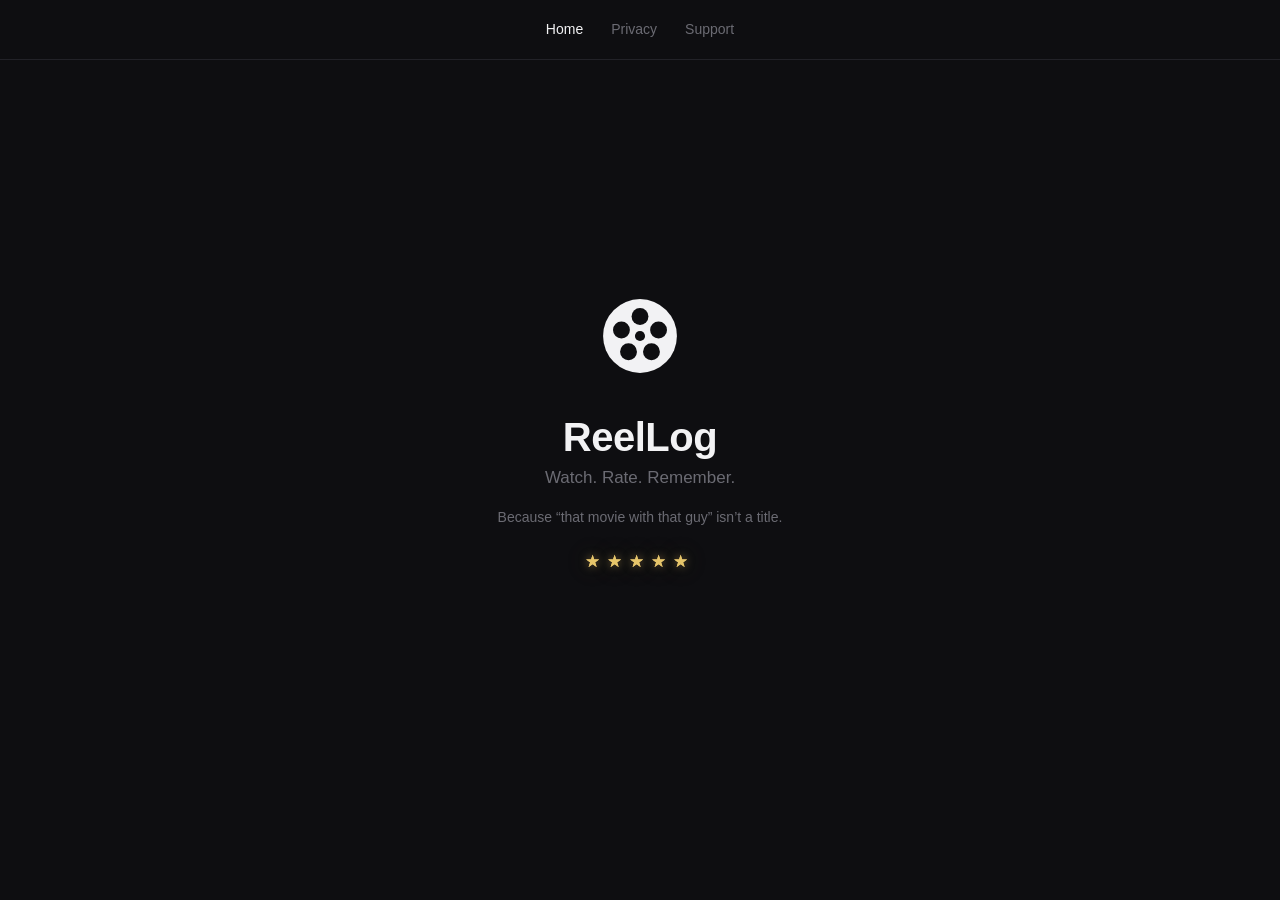
<file: index.html>
<!DOCTYPE html>
<html lang="en">
<head>
  <meta charset="utf-8">
  <meta name="viewport" content="width=device-width, initial-scale=1">
  <title>ReelLog — Watch. Rate. Remember.</title>
  <meta name="description" content="ReelLog is a personal movie diary for iPhone. Watch. Rate. Remember. Because &quot;that movie with that guy&quot; isn't a title.">
  <link rel="stylesheet" href="style.css">
  <link rel="icon" href="data:image/svg+xml,%3Csvg xmlns='http://www.w3.org/2000/svg' viewBox='0 0 1024 1024'%3E%3Cstyle%3E.r%7Bfill:%230e0e11%7D@media (prefers-color-scheme:dark)%7B.r%7Bfill:%23f2f2f4%7D%7D%3C/style%3E%3Cmask id='m'%3E%3Ccircle cx='512' cy='512' r='350' fill='white'/%3E%3Ccircle cx='512' cy='327' r='80' fill='black'/%3E%3Ccircle cx='687.9' cy='454.8' r='80' fill='black'/%3E%3Ccircle cx='620.8' cy='661.7' r='80' fill='black'/%3E%3Ccircle cx='403.2' cy='661.7' r='80' fill='black'/%3E%3Ccircle cx='336.1' cy='454.8' r='80' fill='black'/%3E%3Ccircle cx='512' cy='512' r='48' fill='black'/%3E%3C/mask%3E%3Crect class='r' width='1024' height='1024' mask='url(%23m)'/%3E%3C/svg%3E">
</head>
<body>
  <header>
    <nav>
      <a class="active" href="/">Home</a>
      <a href="/privacy/">Privacy</a>
      <a href="/support/">Support</a>
    </nav>
  </header>
  <main class="hero">
    <svg class="mark" viewBox="0 0 1024 1024" aria-hidden="true">
      <circle cx="512" cy="512" r="350" fill="#f2f2f4"/>
      <circle cx="512" cy="327" r="80" fill="#0e0e11"/>
      <circle cx="687.9" cy="454.8" r="80" fill="#0e0e11"/>
      <circle cx="620.8" cy="661.7" r="80" fill="#0e0e11"/>
      <circle cx="403.2" cy="661.7" r="80" fill="#0e0e11"/>
      <circle cx="336.1" cy="454.8" r="80" fill="#0e0e11"/>
      <circle cx="512" cy="512" r="48" fill="#0e0e11"/>
    </svg>
    <h1>ReelLog</h1>
    <p class="tagline">Watch. Rate. Remember.</p>
    <p class="tagline-sub">Because &ldquo;that movie with that guy&rdquo; isn&rsquo;t a title.</p>
    <div class="stars" aria-hidden="true">
      <span class="stars-base">&#9733;&#9733;&#9733;&#9733;&#9733;</span>
      <span class="stars-gold">&#9733;&#9733;&#9733;&#9733;&#9733;</span>
      <span class="stars-shine">&#9733;&#9733;&#9733;&#9733;&#9733;</span>
    </div>
  </main>
</body>
</html>
</file>
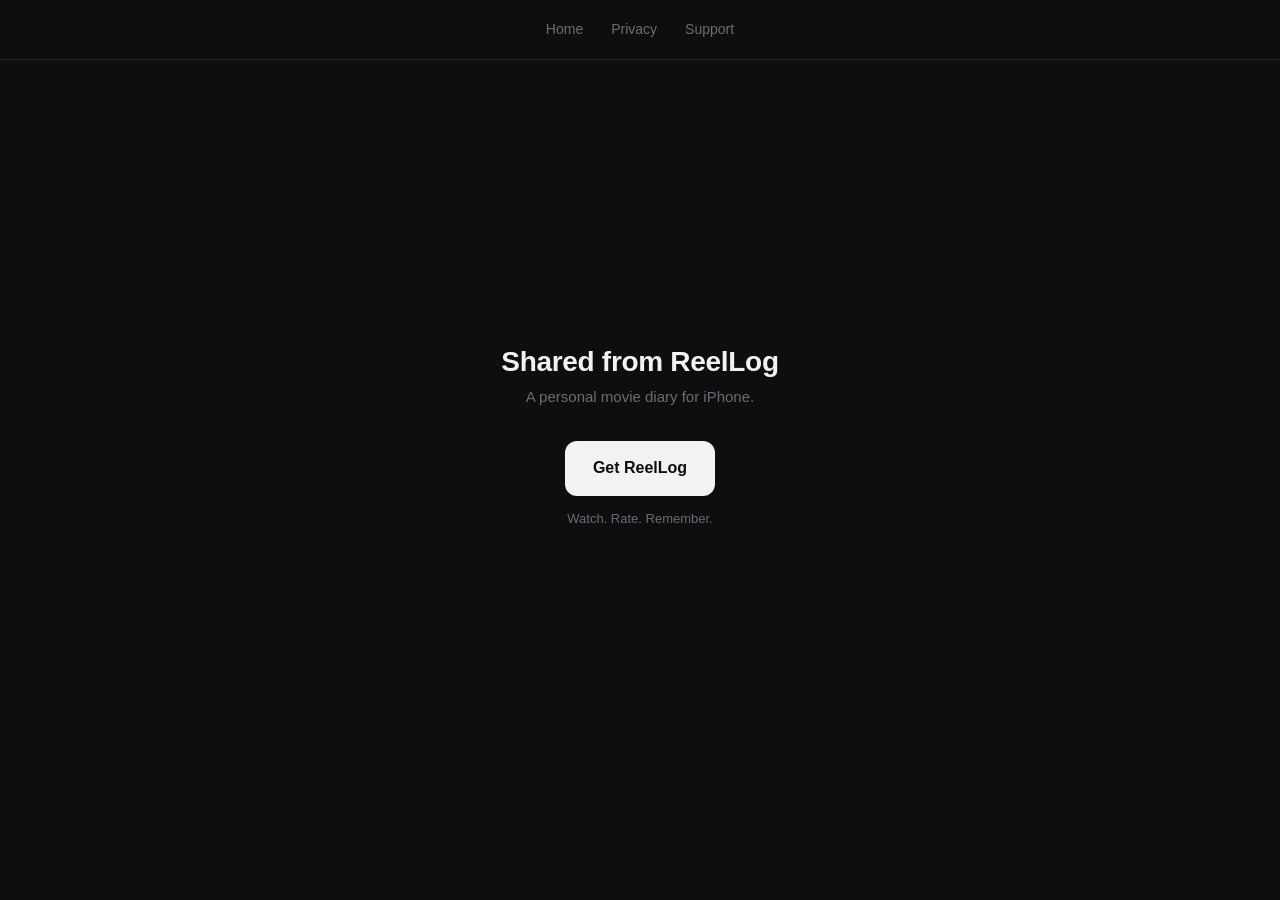
<file: film/index.html>
<!DOCTYPE html>
<html lang="en">
<head>
  <meta charset="utf-8">
  <meta name="viewport" content="width=device-width, initial-scale=1">
  <title>ReelLog — Watch. Rate. Remember.</title>
  <meta name="description" content="A film shared from ReelLog, the personal movie diary for iPhone.">

  <!-- Link-preview card (messengers read only these fixed lines — they never
       run scripts, so the bubble stays ReelLog-branded for every film.
       The per-film upgrade needs a server; see project notes.) -->
  <meta property="og:title" content="ReelLog — Watch. Rate. Remember.">
  <meta property="og:description" content="A film shared from ReelLog, the personal movie diary for iPhone.">
  <meta property="og:image" content="https://reellog.app/og-image.png">
  <meta property="og:url" content="https://reellog.app/film/">
  <meta property="og:type" content="website">
  <meta name="twitter:card" content="summary">

  <link rel="stylesheet" href="../style.css">
  <link rel="icon" href="data:image/svg+xml,%3Csvg xmlns='http://www.w3.org/2000/svg' viewBox='0 0 1024 1024'%3E%3Cstyle%3E.r%7Bfill:%230e0e11%7D@media (prefers-color-scheme:dark)%7B.r%7Bfill:%23f2f2f4%7D%7D%3C/style%3E%3Cmask id='m'%3E%3Ccircle cx='512' cy='512' r='350' fill='white'/%3E%3Ccircle cx='512' cy='327' r='80' fill='black'/%3E%3Ccircle cx='687.9' cy='454.8' r='80' fill='black'/%3E%3Ccircle cx='620.8' cy='661.7' r='80' fill='black'/%3E%3Ccircle cx='403.2' cy='661.7' r='80' fill='black'/%3E%3Ccircle cx='336.1' cy='454.8' r='80' fill='black'/%3E%3Ccircle cx='512' cy='512' r='48' fill='black'/%3E%3C/mask%3E%3Crect class='r' width='1024' height='1024' mask='url(%23m)'/%3E%3C/svg%3E">

  <style>
    /* Film page only — everything else comes from style.css tokens. */
    .film-hero {
      flex: 1;
      display: flex;
      flex-direction: column;
      align-items: center;
      justify-content: center;
      text-align: center;
      padding: 48px 24px calc(48px + 8vh);
    }
    .film-poster {
      width: 180px;
      aspect-ratio: 2 / 3;
      border-radius: 10px;
      background: var(--surface-elevated);
      object-fit: cover;
      margin-bottom: 24px;
      display: none; /* shown once the poster loads */
    }
    .film-title {
      color: var(--text-primary);
      font-size: 28px;
      font-weight: 700;
      letter-spacing: -0.3px;
      line-height: 1.2;
      margin-bottom: 6px;
    }
    .film-meta {
      color: var(--text-muted);
      font-size: 15px;
      margin-bottom: 32px;
    }
    .get-app {
      display: inline-block;
      background: var(--text-primary);
      color: var(--background);
      font-size: 16px;
      font-weight: 600;
      text-decoration: none;
      border-radius: 12px;
      padding: 14px 28px;
    }
    .get-app:hover { text-decoration: none; }
    .get-caption {
      color: var(--text-muted);
      font-size: 13px;
      margin-top: 12px;
    }
    .film-attribution {
      color: var(--text-muted);
      font-size: 12px;
      margin-top: 40px;
    }
  </style>
</head>
<body>
  <header>
    <nav>
      <a href="/">Home</a>
      <a href="/privacy/">Privacy</a>
      <a href="/support/">Support</a>
    </nav>
  </header>

  <main class="film-hero">
    <img class="film-poster" id="poster" alt="">
    <h1 class="film-title" id="title">Shared from ReelLog</h1>
    <p class="film-meta" id="meta">A personal movie diary for iPhone.</p>
    <!-- TestFlight public link for the beta; swap to the App Store link at release. -->
    <a class="get-app" href="https://testflight.apple.com/join/YbWnz2UA">Get ReelLog</a>
    <p class="get-caption">Watch. Rate. Remember.</p>
    <p class="film-attribution" id="attribution" hidden>Film data from TMDB.</p>
  </main>

  <script>
    // One page serves every film: the link carries the film's TMDB id
    // (/film/?id=693134); this fills in that film's poster and title.
    // If anything fails, the page simply stays the generic ReelLog pitch.
    (function () {
      var id = new URLSearchParams(location.search).get("id");
      if (!/^\d+$/.test(id || "")) return;

      // The publishable project key — public by design (it ships inside the
      // app too); the movie service only answers a small read-only whitelist.
      var KEY = "sb_publishable_YV5iTak5Nx0B1ZzTng_azQ_kEODJYFn";
      fetch("https://kcxkixzjhsujaleagzie.supabase.co/functions/v1/tmdb/movie/" + id, {
        headers: { apikey: KEY, Authorization: "Bearer " + KEY }
      })
        .then(function (r) { if (!r.ok) throw new Error(r.status); return r.json(); })
        .then(function (film) {
          if (!film || !film.title) return;
          document.getElementById("title").textContent = film.title;
          document.title = film.title + " — ReelLog";

          var parts = [];
          if (film.release_date) parts.push(film.release_date.slice(0, 4));
          if (film.genres && film.genres.length) {
            parts.push(film.genres.slice(0, 2).map(function (g) { return g.name; }).join(", "));
          }
          if (film.runtime) {
            var h = Math.floor(film.runtime / 60), m = film.runtime % 60;
            parts.push(h > 0 ? h + " h " + m + " min" : m + " min");
          }
          if (parts.length) document.getElementById("meta").textContent = parts.join(" · ");

          if (film.poster_path) {
            var poster = document.getElementById("poster");
            poster.src = "https://image.tmdb.org/t/p/w500" + film.poster_path;
            poster.alt = film.title + " poster";
            poster.onload = function () { poster.style.display = "block"; };
          }
          document.getElementById("attribution").hidden = false;
        })
        .catch(function () { /* generic pitch stays — never a broken page */ });
    })();
  </script>
</body>
</html>
</file>
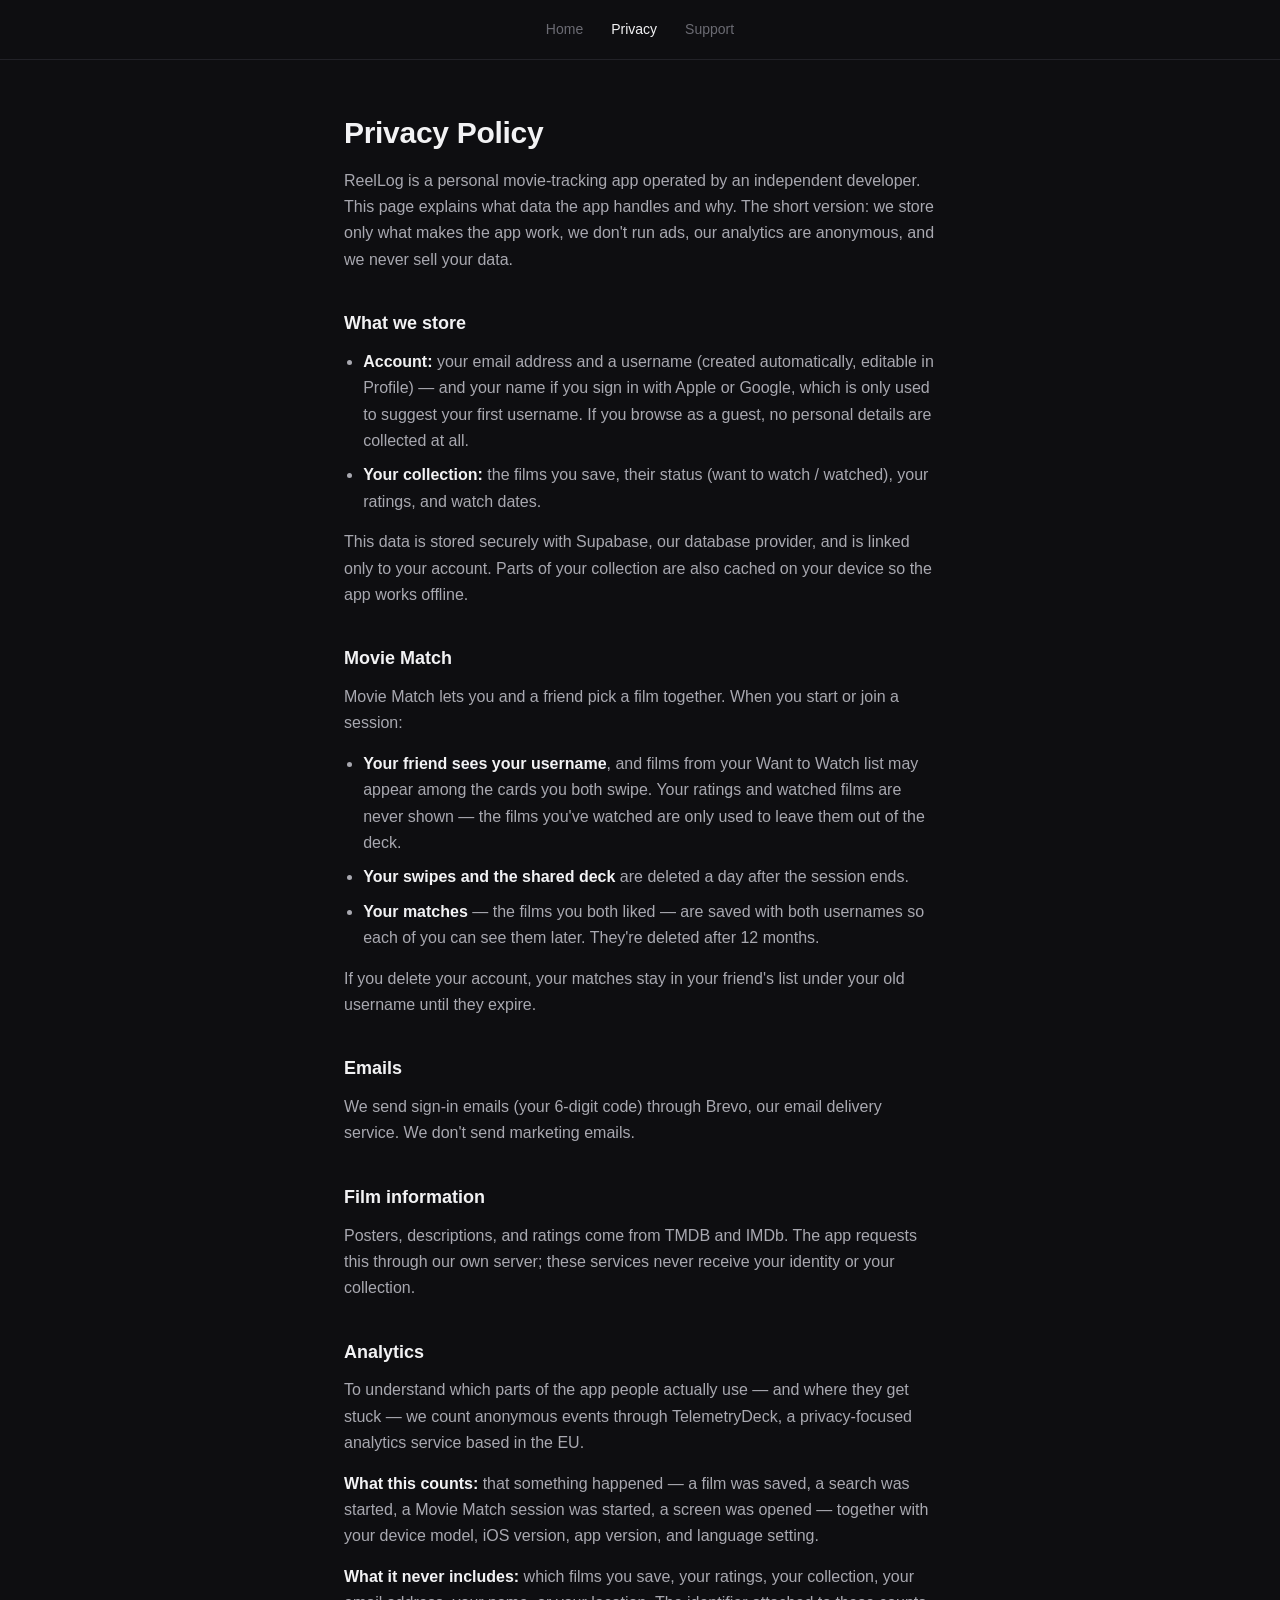
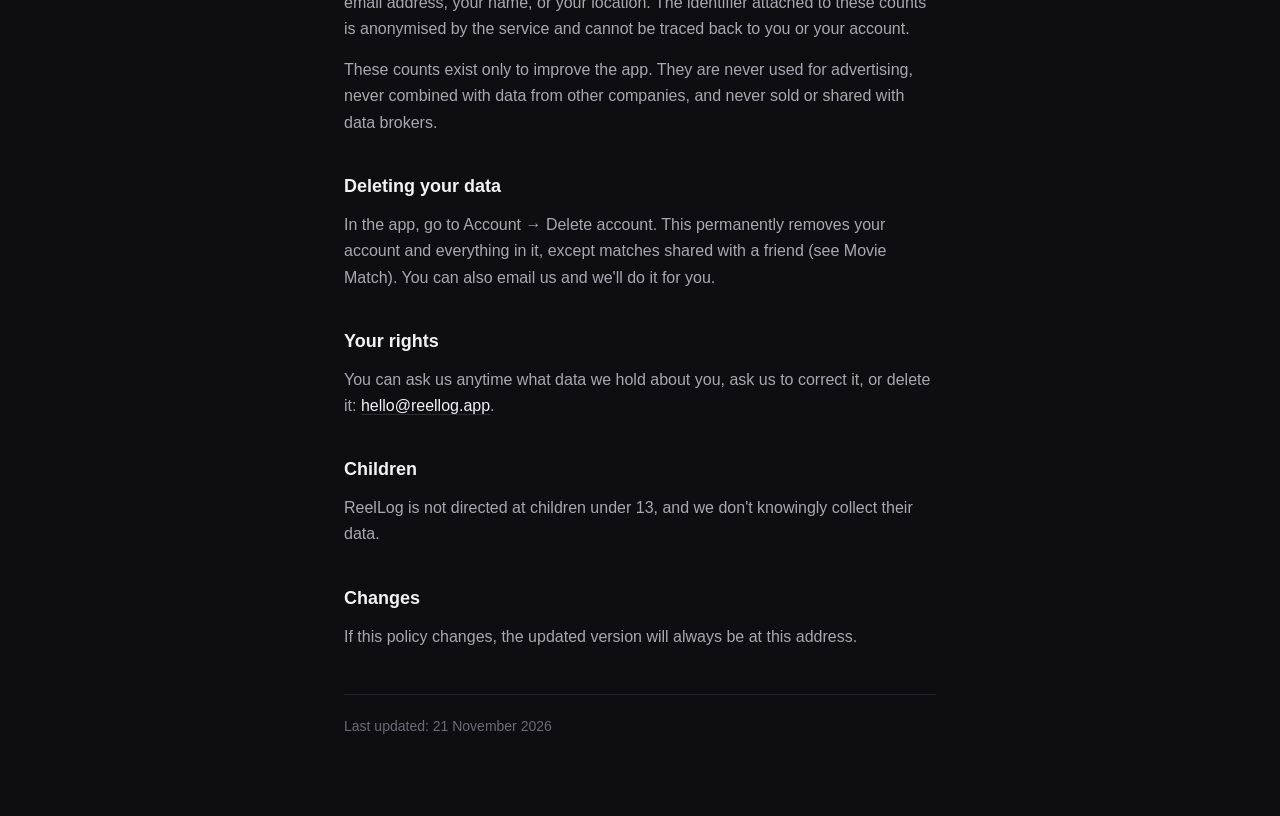
<file: privacy/index.html>
<!DOCTYPE html>
<html lang="en">
<head>
  <meta charset="utf-8">
  <meta name="viewport" content="width=device-width, initial-scale=1">
  <title>Privacy Policy — ReelLog</title>
  <link rel="stylesheet" href="/style.css">
  <link rel="icon" href="data:image/svg+xml,%3Csvg xmlns='http://www.w3.org/2000/svg' viewBox='0 0 1024 1024'%3E%3Cstyle%3E.r%7Bfill:%230e0e11%7D@media (prefers-color-scheme:dark)%7B.r%7Bfill:%23f2f2f4%7D%7D%3C/style%3E%3Cmask id='m'%3E%3Ccircle cx='512' cy='512' r='350' fill='white'/%3E%3Ccircle cx='512' cy='327' r='80' fill='black'/%3E%3Ccircle cx='687.9' cy='454.8' r='80' fill='black'/%3E%3Ccircle cx='620.8' cy='661.7' r='80' fill='black'/%3E%3Ccircle cx='403.2' cy='661.7' r='80' fill='black'/%3E%3Ccircle cx='336.1' cy='454.8' r='80' fill='black'/%3E%3Ccircle cx='512' cy='512' r='48' fill='black'/%3E%3C/mask%3E%3Crect class='r' width='1024' height='1024' mask='url(%23m)'/%3E%3C/svg%3E">
</head>
<body>
  <header>
    <nav>
      <a href="/">Home</a>
      <a class="active" href="/privacy/">Privacy</a>
      <a href="/support/">Support</a>
    </nav>
  </header>
  <main class="page">
    <h1 class="title">Privacy Policy</h1>
    <p class="lede">ReelLog is a personal movie-tracking app operated by an independent developer. This page explains what data the app handles and why. The short version: we store only what makes the app work, we don't run ads, our analytics are anonymous, and we never sell your data.</p>

    <h2>What we store</h2>
    <ul>
      <li><strong>Account:</strong> your email address and a username (created automatically, editable in Profile) — and your name if you sign in with Apple or Google, which is only used to suggest your first username. If you browse as a guest, no personal details are collected at all.</li>
      <li><strong>Your collection:</strong> the films you save, their status (want to watch / watched), your ratings, and watch dates.</li>
    </ul>
    <p>This data is stored securely with Supabase, our database provider, and is linked only to your account. Parts of your collection are also cached on your device so the app works offline.</p>

    <h2>Movie Match</h2>
    <p>Movie Match lets you and a friend pick a film together. When you start or join a session:</p>
    <ul>
      <li><strong>Your friend sees your username</strong>, and films from your Want to Watch list may appear among the cards you both swipe. Your ratings and watched films are never shown — the films you've watched are only used to leave them out of the deck.</li>
      <li><strong>Your swipes and the shared deck</strong> are deleted a day after the session ends.</li>
      <li><strong>Your matches</strong> — the films you both liked — are saved with both usernames so each of you can see them later. They're deleted after 12 months.</li>
    </ul>
    <p>If you delete your account, your matches stay in your friend's list under your old username until they expire.</p>

    <h2>Emails</h2>
    <p>We send sign-in emails (your 6-digit code) through Brevo, our email delivery service. We don't send marketing emails.</p>

    <h2>Film information</h2>
    <p>Posters, descriptions, and ratings come from TMDB and IMDb. The app requests this through our own server; these services never receive your identity or your collection.</p>

    <h2>Analytics</h2>
    <p>To understand which parts of the app people actually use — and where they get stuck — we count anonymous events through TelemetryDeck, a privacy-focused analytics service based in the EU.</p>
    <p><strong>What this counts:</strong> that something happened — a film was saved, a search was started, a Movie Match session was started, a screen was opened — together with your device model, iOS version, app version, and language setting.</p>
    <p><strong>What it never includes:</strong> which films you save, your ratings, your collection, your email address, your name, or your location. The identifier attached to these counts is anonymised by the service and cannot be traced back to you or your account.</p>
    <p>These counts exist only to improve the app. They are never used for advertising, never combined with data from other companies, and never sold or shared with data brokers.</p>

    <h2>Deleting your data</h2>
    <p>In the app, go to Account → Delete account. This permanently removes your account and everything in it, except matches shared with a friend (see Movie Match). You can also email us and we'll do it for you.</p>

    <h2>Your rights</h2>
    <p>You can ask us anytime what data we hold about you, ask us to correct it, or delete it: <a href="mailto:hello@reellog.app">hello@reellog.app</a>.</p>

    <h2>Children</h2>
    <p>ReelLog is not directed at children under 13, and we don't knowingly collect their data.</p>

    <h2>Changes</h2>
    <p>If this policy changes, the updated version will always be at this address.</p>

    <p class="updated">Last updated: 21 November 2026</p>
  </main>
</body>
</html>
</file>
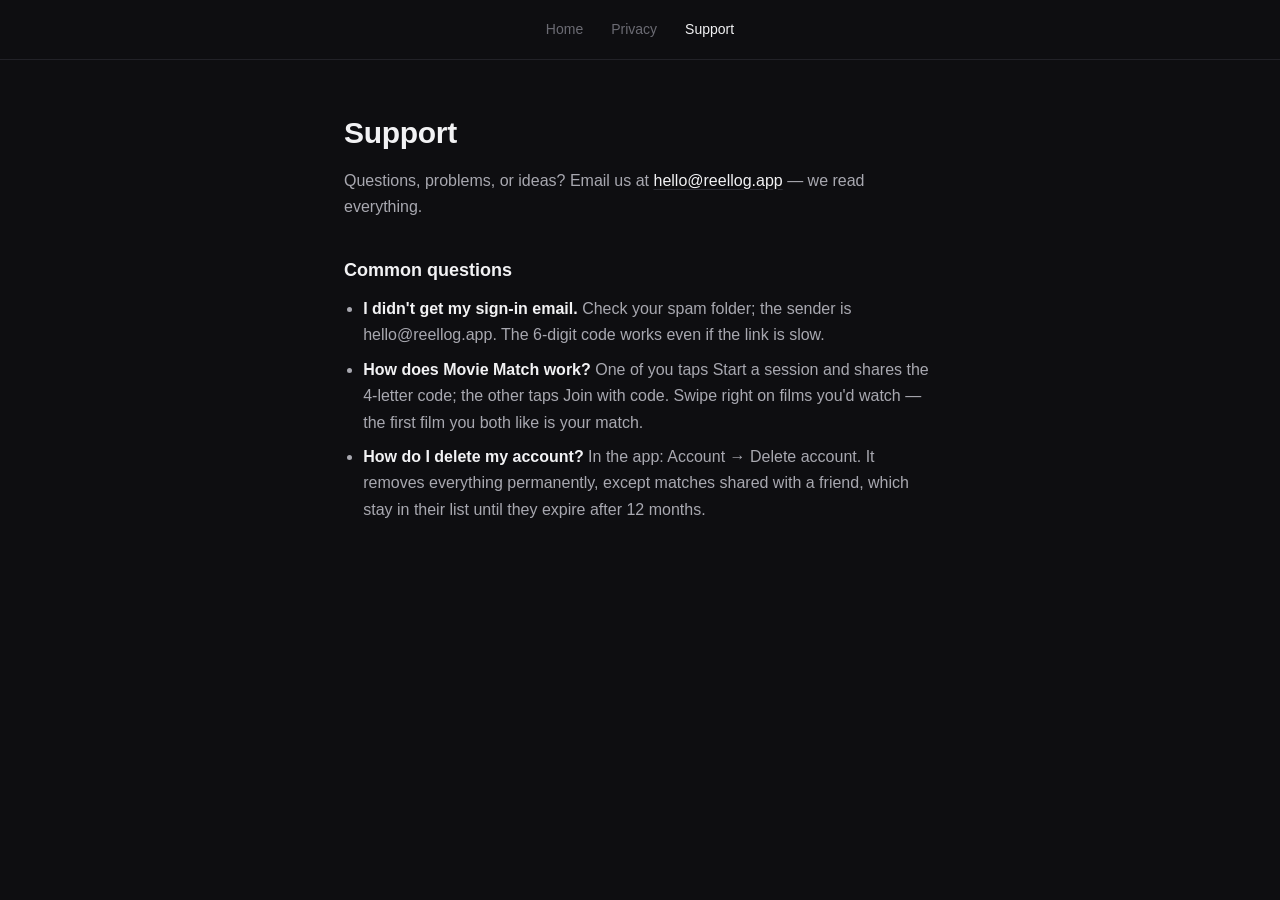
<file: support/index.html>
<!DOCTYPE html>
<html lang="en">
<head>
  <meta charset="utf-8">
  <meta name="viewport" content="width=device-width, initial-scale=1">
  <title>Support — ReelLog</title>
  <link rel="stylesheet" href="/style.css">
  <link rel="icon" href="data:image/svg+xml,%3Csvg xmlns='http://www.w3.org/2000/svg' viewBox='0 0 1024 1024'%3E%3Cstyle%3E.r%7Bfill:%230e0e11%7D@media (prefers-color-scheme:dark)%7B.r%7Bfill:%23f2f2f4%7D%7D%3C/style%3E%3Cmask id='m'%3E%3Ccircle cx='512' cy='512' r='350' fill='white'/%3E%3Ccircle cx='512' cy='327' r='80' fill='black'/%3E%3Ccircle cx='687.9' cy='454.8' r='80' fill='black'/%3E%3Ccircle cx='620.8' cy='661.7' r='80' fill='black'/%3E%3Ccircle cx='403.2' cy='661.7' r='80' fill='black'/%3E%3Ccircle cx='336.1' cy='454.8' r='80' fill='black'/%3E%3Ccircle cx='512' cy='512' r='48' fill='black'/%3E%3C/mask%3E%3Crect class='r' width='1024' height='1024' mask='url(%23m)'/%3E%3C/svg%3E">
</head>
<body>
  <header>
    <nav>
      <a href="/">Home</a>
      <a href="/privacy/">Privacy</a>
      <a class="active" href="/support/">Support</a>
    </nav>
  </header>
  <main class="page">
    <h1 class="title">Support</h1>
    <p class="lede">Questions, problems, or ideas? Email us at <a href="mailto:hello@reellog.app">hello@reellog.app</a> — we read everything.</p>

    <h2>Common questions</h2>
    <ul>
      <li><strong>I didn't get my sign-in email.</strong> Check your spam folder; the sender is hello@reellog.app. The 6-digit code works even if the link is slow.</li>
      <li><strong>How does Movie Match work?</strong> One of you taps Start a session and shares the 4-letter code; the other taps Join with code. Swipe right on films you'd watch — the first film you both like is your match.</li>
      <li><strong>How do I delete my account?</strong> In the app: Account → Delete account. It removes everything permanently, except matches shared with a friend, which stay in their list until they expire after 12 months.</li>
    </ul>
  </main>
</body>
</html>
</file>
<file: style.css>
/* ReelLog site — tokens from the app's DesignSystem (Doc 07 §3) */

:root {
  --background: #0e0e11;
  --surface-elevated: #141418;
  --hairline: #222228;
  --border: #2c2c34;
  --text-primary: #f2f2f4;
  --text-secondary: #a8a8b0;
  --text-muted: #6b6b73;
  --gold: #e6c56a;
}

* { margin: 0; padding: 0; box-sizing: border-box; }

html { -webkit-text-size-adjust: 100%; }

body {
  background: var(--background);
  color: var(--text-secondary);
  font-family: -apple-system, BlinkMacSystemFont, "SF Pro Text", "Segoe UI", Roboto, Helvetica, Arial, sans-serif;
  font-size: 16px;
  line-height: 1.65;
  min-height: 100vh;
  display: flex;
  flex-direction: column;
}

.page {
  width: 100%;
  max-width: 640px;
  margin: 0 auto;
  padding: 48px 24px 64px;
  flex: 1;
}

/* --- Header --- */

header {
  border-bottom: 0.5px solid var(--hairline);
  padding: 18px 24px;
}

header nav {
  max-width: 640px;
  margin: 0 auto;
  display: flex;
  justify-content: center;
  gap: 28px;
}

header a {
  color: var(--text-muted);
  font-size: 14px;
  text-decoration: none;
}
header a:hover { color: var(--text-secondary); }
header a.active { color: var(--text-primary); }

/* --- Landing: minimal one-screen hero (the maker's ref) --- */

.hero {
  flex: 1;
  display: flex;
  flex-direction: column;
  align-items: center;
  justify-content: center;
  text-align: center;
  /* Extra bottom padding lifts the centered composition a touch above
     true center — where the eye expects it. */
  padding: 48px 24px calc(48px + 12vh);
}

.hero .mark {
  width: 108px;
  height: 108px;
  margin-bottom: 24px;
  animation:
    fadeIn 0.5s ease-out both,
    spinIn 1.8s cubic-bezier(0.15, 0.6, 0.2, 1) both;
}

.hero h1 {
  color: var(--text-primary);
  font-size: 40px;
  font-weight: 700;
  letter-spacing: -0.5px;
  line-height: 1.15;
  margin-bottom: 6px;
  animation: rise 0.6s ease-out 1.2s both;
}

.hero .tagline {
  color: var(--text-muted);
  font-size: 17px;
  line-height: 1.4;
  animation: rise 0.6s ease-out 1.2s both;
}

.hero .tagline-sub {
  color: var(--text-muted);
  font-size: 14px;
  margin-top: 4px;
  line-height: 1.4;
  max-width: 28em;
  animation: rise 0.6s ease-out 1.2s both;
}

/* The rating stars — empty row rises with the text; gold sweeps
   left to right, exactly the app's launch moment. Flat, no glow. */

.stars {
  position: relative;
  display: inline-block;
  margin-top: 12px;
  font-size: 17px;
  line-height: 1;
  letter-spacing: 7px;
  animation: rise 0.6s ease-out 1.2s both;
}

.stars-base { color: #3a3a42; }

.stars-gold {
  position: absolute;
  top: 0;
  left: 0;
  width: 100%;
  overflow: hidden;
  white-space: nowrap;
  color: var(--gold);
  animation: sweep 0.8s cubic-bezier(0.3, 0.4, 0.2, 1) 1.9s both;
}

/* Once the pour completes, the stars come alive — a separate glowing
   layer (the sweep layer clips its own shadow) fading in on top. */
.stars-shine {
  position: absolute;
  top: 0;
  left: 0;
  white-space: nowrap;
  color: var(--gold);
  text-shadow:
    0 0 10px rgba(230, 197, 106, 0.55),
    0 0 32px rgba(230, 197, 106, 0.25);
  animation: fadeIn 0.9s ease-out 2.75s both;
}

/* The app's launch choreography at landing tempo: reel spins in,
   the text block rises, gold pours across the stars. */

@keyframes fadeIn {
  from { opacity: 0; }
  to   { opacity: 1; }
}

@keyframes spinIn {
  from { transform: rotate(-360deg); }
  to   { transform: rotate(0deg); }
}

@keyframes rise {
  from { opacity: 0; transform: translateY(10px); }
  to   { opacity: 1; transform: none; }
}

@keyframes sweep {
  from { width: 0; }
  to   { width: 100%; }
}

@media (prefers-reduced-motion: reduce) {
  .hero .mark, .hero h1, .hero .tagline, .hero .tagline-sub,
  .hero .stars, .stars-gold, .stars-shine {
    animation: none;
  }
}

@media (max-width: 520px) {
  .hero h1 { font-size: 32px; }
  .hero .tagline { font-size: 17px; }
  .hero .mark { width: 92px; height: 92px; margin-bottom: 30px; }
}

/* --- Content pages --- */

a { color: var(--text-primary); text-decoration: underline; text-underline-offset: 3px; text-decoration-color: var(--border); }
a:hover { text-decoration-color: var(--gold); }

.back {
  display: inline-block;
  color: var(--text-muted);
  font-size: 14px;
  text-decoration: none;
  margin-bottom: 40px;
}
.back:hover { color: var(--text-secondary); }

h1.title {
  color: var(--text-primary);
  font-size: 30px;
  font-weight: 700;
  letter-spacing: -0.3px;
  margin-bottom: 10px;
}

.lede { margin-bottom: 36px; }

h2 {
  color: var(--text-primary);
  font-size: 18px;
  font-weight: 600;
  margin: 36px 0 10px;
}

p { margin-bottom: 14px; }

ul { margin: 0 0 14px 1.2em; }
li { margin-bottom: 8px; }

strong { color: var(--text-primary); font-weight: 600; }

.updated {
  color: var(--text-muted);
  font-size: 14px;
  margin-top: 44px;
  padding-top: 20px;
  border-top: 0.5px solid var(--hairline);
}

/* --- Footer --- */

footer {
  border-top: 0.5px solid var(--hairline);
  padding: 22px 24px 32px;
  text-align: center;
  color: var(--text-muted);
  font-size: 14px;
}

footer a {
  color: var(--text-muted);
  text-decoration: none;
  margin: 0 10px;
}
footer a:hover { color: var(--text-secondary); }
</file>
